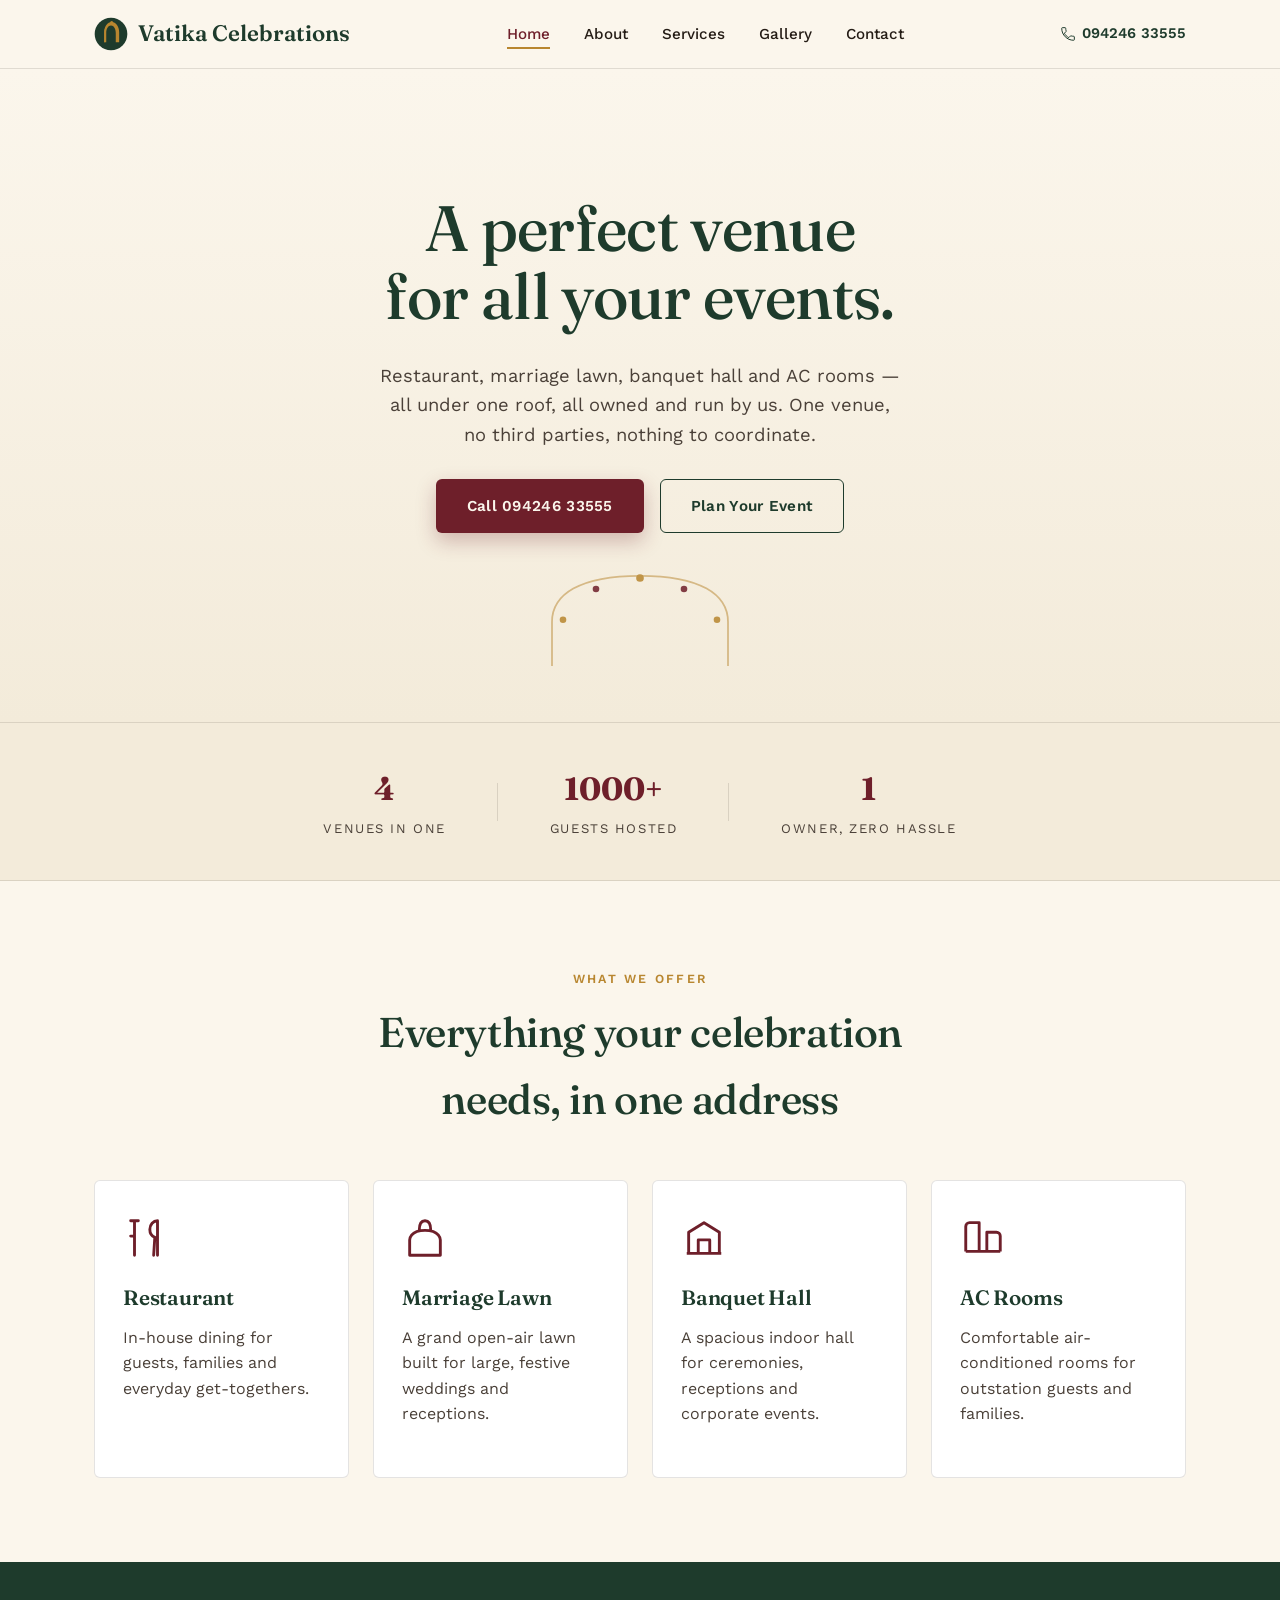
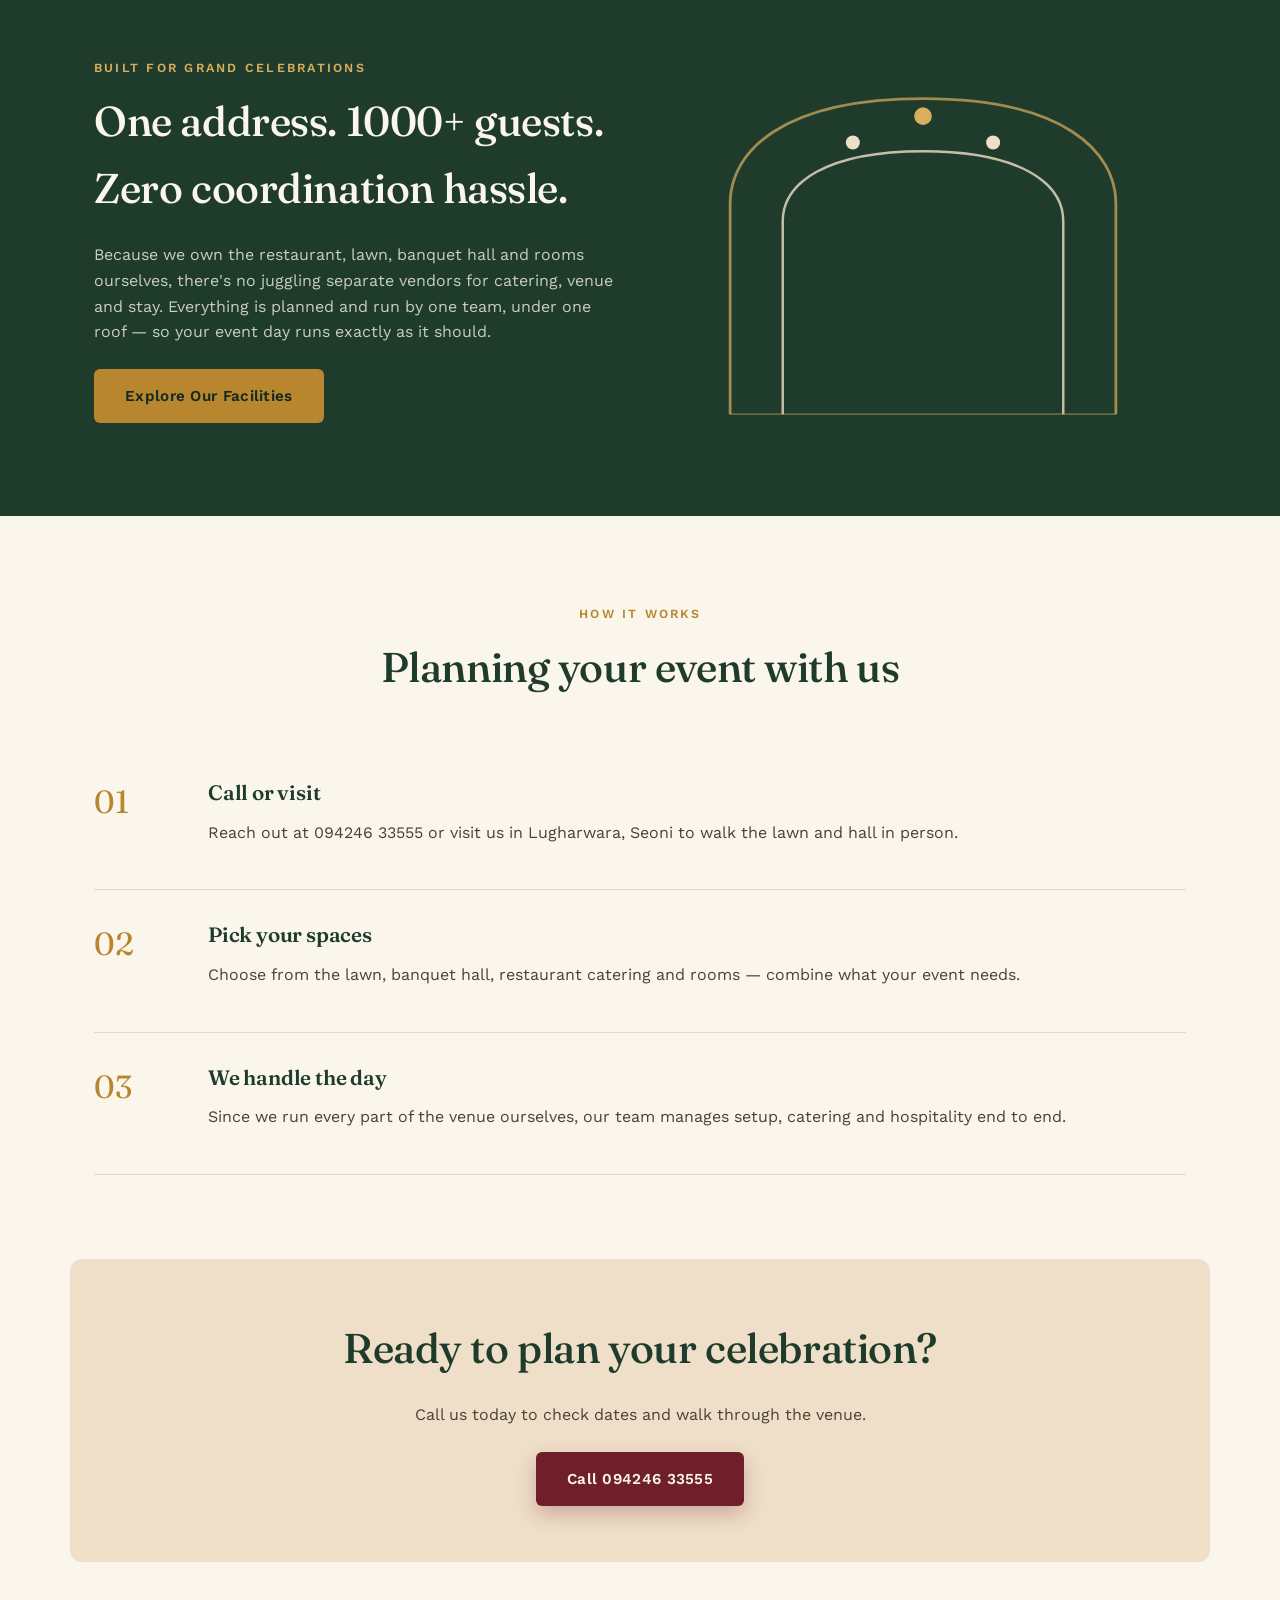
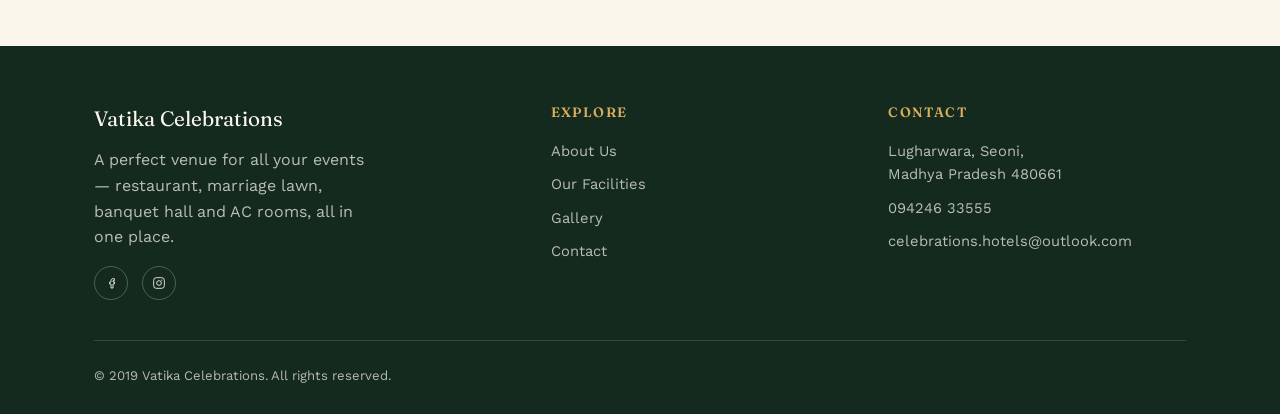
<file: index.html>
<!DOCTYPE html>
<html lang="en">
<head>
<meta charset="UTF-8">
<meta name="viewport" content="width=device-width, initial-scale=1.0">
<title>Vatika Celebrations | Marriage Lawn &amp; Banquet Venue</title>
<meta name="description" content="Vatika Celebrations — restaurant, marriage lawn, banquet hall &amp; AC rooms, all under one roof. A perfect venue for all your events.">
<link rel="preconnect" href="https://fonts.googleapis.com">
<link href="https://fonts.googleapis.com/css2?family=Fraunces:wght@400;500;600&family=Work+Sans:wght@400;500;600;700&display=swap" rel="stylesheet">
<link rel="icon" type="image/svg+xml" href="images/favicon-mark.svg">
<link rel="icon" type="image/png" sizes="32x32" href="images/favicon-32.png">
<link rel="icon" type="image/png" sizes="16x16" href="images/favicon-16.png">
<link rel="apple-touch-icon" sizes="180x180" href="images/apple-touch-icon.png">
<link rel="shortcut icon" href="images/favicon.ico">
<link rel="stylesheet" href="css/style.css">
</head>
<body>

<header class="site-header">
  <div class="nav-wrap">
    <a href="index.html" class="brand">
<img src="images/favicon-mark.svg" alt="Vatika Celebrations logo" width="34" height="34">
      Vatika Celebrations
    </a>
    <nav>
      <ul class="nav-links">
        <li><a href="index.html" class="active">Home</a></li>
        <li><a href="about.html">About</a></li>
        <li><a href="services.html">Services</a></li>
        <li><a href="gallery.html">Gallery</a></li>
        <li><a href="contact.html">Contact</a></li>
      </ul>
    </nav>
    <div class="nav-cta">
      <a href="tel:+919424633555" class="nav-phone">
        <svg width="16" height="16" viewBox="0 0 24 24" fill="none"><path d="M6.6 10.8C8.1 13.8 10.2 15.9 13.2 17.4L15.5 15.1C15.8 14.8 16.2 14.7 16.6 14.8C17.8 15.2 19.1 15.4 20.5 15.4C21.1 15.4 21.5 15.8 21.5 16.4V20.4C21.5 21 21.1 21.4 20.5 21.4C10.6 21.4 2.6 13.4 2.6 3.5C2.6 2.9 3 2.5 3.6 2.5H7.6C8.2 2.5 8.6 2.9 8.6 3.5C8.6 4.9 8.8 6.2 9.2 7.4C9.3 7.8 9.2 8.2 8.9 8.5L6.6 10.8Z" stroke="#1E3B2C" stroke-width="1.5"/></svg>
        094246 33555
      </a>
      <button class="nav-toggle" aria-label="Menu"><span></span><span></span><span></span></button>
    </div>
  </div>
</header>

<section class="hero">
  <div class="hero-inner">
    <span class="eyebrow"></span>
    <h1>A perfect venue<br>for all your events.</h1>
    <p style="font-size:1.15rem; max-width:520px; margin:20px auto 0;">Restaurant, marriage lawn, banquet hall and AC rooms — all under one roof, all owned and run by us. One venue, no third parties, nothing to coordinate.</p>
    <div class="hero-actions">
      <a href="tel:+919424633555" class="btn btn-primary">Call 094246 33555</a>
      <a href="contact.html" class="btn btn-outline">Plan Your Event</a>
    </div>
    <svg class="hero-motif" viewBox="0 0 200 90" fill="none" xmlns="http://www.w3.org/2000/svg">
      <path d="M20 90V50C20 25 45 8 100 8C155 8 180 25 180 50V90" stroke="#B8862F" stroke-width="1.6" opacity="0.6"/>
      <circle cx="100" cy="10" r="3.5" fill="#B8862F"/>
      <circle cx="60" cy="20" r="3" fill="#6E1F2A"/>
      <circle cx="140" cy="20" r="3" fill="#6E1F2A"/>
      <circle cx="30" cy="48" r="3" fill="#B8862F"/>
      <circle cx="170" cy="48" r="3" fill="#B8862F"/>
    </svg>
  </div>
</section>

<section class="stats-band">
  <div class="container hero-facts">
    <div class="hero-fact"><strong>4</strong><span>Venues in one</span></div>
    <div class="hero-fact"><strong>1000+</strong><span>Guests hosted</span></div>
    <div class="hero-fact"><strong>1</strong><span>Owner, zero hassle</span></div>
  </div>
</section>

<section>
  <div class="container">
    <div class="section-head center">
      <span class="eyebrow">What We Offer</span>
      <h2>Everything your celebration needs, in one address</h2>
    </div>
    <div class="grid-4">
      <div class="facility-card">
        <svg class="facility-icon" viewBox="0 0 24 24" fill="none"><path d="M6 3V11M6 3H4M6 3H8M6 11V21M6 11H4M18 3V21M18 3C15.8 3 14 5 14 7.5C14 9.4 15.1 11 16.6 11.7L16 21" stroke="currentColor" stroke-width="1.5" stroke-linecap="round"/></svg>
        <h3>Restaurant</h3>
        <p>In-house dining for guests, families and everyday get-togethers.</p>
      </div>
      <div class="facility-card">
        <svg class="facility-icon" viewBox="0 0 24 24" fill="none"><path d="M4 21V13C4 13 4 8 12 8C20 8 20 13 20 13V21M4 21H20M9 8C9 5 10 3 12 3C14 3 15 5 15 8" stroke="currentColor" stroke-width="1.5" stroke-linecap="round" stroke-linejoin="round"/></svg>
        <h3>Marriage Lawn</h3>
        <p>A grand open-air lawn built for large, festive weddings and receptions.</p>
      </div>
      <div class="facility-card">
        <svg class="facility-icon" viewBox="0 0 24 24" fill="none"><path d="M3 20H21M4 20V9L12 4L20 9V20M9 20V13H15V20" stroke="currentColor" stroke-width="1.5" stroke-linejoin="round"/></svg>
        <h3>Banquet Hall</h3>
        <p>A spacious indoor hall for ceremonies, receptions and corporate events.</p>
      </div>
      <div class="facility-card">
        <svg class="facility-icon" viewBox="0 0 24 24" fill="none"><path d="M3 19V6C3 4.9 3.9 4 5 4H10V19M3 19H21M3 19V17M14 19V9H19C20.1 9 21 9.9 21 11V19M14 9V19" stroke="currentColor" stroke-width="1.5" stroke-linejoin="round"/></svg>
        <h3>AC Rooms</h3>
        <p>Comfortable air-conditioned rooms for outstation guests and families.</p>
      </div>
    </div>
  </div>
</section>

<section class="band">
  <div class="container grid-2" style="align-items:center;">
    <div>
      <span class="eyebrow">Built for Grand Celebrations</span>
      <h2>One address. 1000+ guests. Zero coordination hassle.</h2>
      <p>Because we own the restaurant, lawn, banquet hall and rooms ourselves, there's no juggling separate vendors for catering, venue and stay. Everything is planned and run by one team, under one roof — so your event day runs exactly as it should.</p>
      <a href="services.html" class="btn btn-gold" style="margin-top:8px;">Explore Our Facilities</a>
    </div>
    <svg viewBox="0 0 300 220" fill="none" xmlns="http://www.w3.org/2000/svg">
      <path d="M40 210V90C40 60 70 30 150 30C230 30 260 60 260 90V210" stroke="#D9AE5C" stroke-width="1.6" opacity="0.7"/>
      <path d="M70 210V100C70 78 95 60 150 60C205 60 230 78 230 100V210" stroke="#EFDFC8" stroke-width="1.4" opacity="0.8"/>
      <circle cx="150" cy="40" r="5" fill="#D9AE5C"/>
      <circle cx="110" cy="55" r="4" fill="#EFDFC8"/>
      <circle cx="190" cy="55" r="4" fill="#EFDFC8"/>
      <line x1="40" y1="210" x2="260" y2="210" stroke="#D9AE5C" stroke-width="1" opacity="0.4"/>
    </svg>
  </div>
</section>

<section>
  <div class="container">
    <div class="section-head center">
      <span class="eyebrow">How It Works</span>
      <h2>Planning your event with us</h2>
    </div>
    <div class="process-list">
      <div class="process-item">
        <div class="num">01</div>
        <div><h3>Call or visit</h3><p>Reach out at 094246 33555 or visit us in Lugharwara, Seoni to walk the lawn and hall in person.</p></div>
      </div>
      <div class="process-item">
        <div class="num">02</div>
        <div><h3>Pick your spaces</h3><p>Choose from the lawn, banquet hall, restaurant catering and rooms — combine what your event needs.</p></div>
      </div>
      <div class="process-item">
        <div class="num">03</div>
        <div><h3>We handle the day</h3><p>Since we run every part of the venue ourselves, our team manages setup, catering and hospitality end to end.</p></div>
      </div>
    </div>
  </div>
</section>

<section style="padding-top:0;">
  <div class="container text-center" style="background:var(--blush); border-radius:12px; padding:56px 24px;">
    <h2 class="mt-0">Ready to plan your celebration?</h2>
    <p style="max-width:480px; margin:0 auto 24px;">Call us today to check dates and walk through the venue.</p>
    <a href="tel:+919424633555" class="btn btn-primary">Call 094246 33555</a>
  </div>
</section>

<footer class="site-footer">
  <div class="container">
    <div class="footer-top">
      <div>
        <div class="footer-brand">Vatika Celebrations</div>
        <p style="max-width:280px;">A perfect venue for all your events — restaurant, marriage lawn, banquet hall and AC rooms, all in one place.</p>
        <div class="social-row">
          <a href="https://www.facebook.com/vatikacelebrations/" target="_blank" rel="noopener" aria-label="Facebook"><svg viewBox="0 0 24 24" fill="none"><path d="M15 8.5H17V5.5H15C13.3 5.5 12 6.8 12 8.5V10.5H10V13.5H12V19.5H15V13.5H17L17.5 10.5H15V8.5Z" stroke="#FBF6EC" stroke-width="1.3"/></svg></a>
          <a href="https://www.instagram.com/vatikacelebration/" target="_blank" rel="noopener" aria-label="Instagram"><svg viewBox="0 0 24 24" fill="none"><rect x="4" y="4" width="16" height="16" rx="4" stroke="#FBF6EC" stroke-width="1.3"/><circle cx="12" cy="12" r="3.5" stroke="#FBF6EC" stroke-width="1.3"/><circle cx="16.3" cy="7.7" r="0.8" fill="#FBF6EC"/></svg></a>
        </div>
      </div>
      <div class="footer-col">
        <h4>Explore</h4>
        <ul>
          <li><a href="about.html">About Us</a></li>
          <li><a href="services.html">Our Facilities</a></li>
          <li><a href="gallery.html">Gallery</a></li>
          <li><a href="contact.html">Contact</a></li>
        </ul>
      </div>
      <div class="footer-col">
        <h4>Contact</h4>
        <ul>
          <li>Lugharwara, Seoni,<br>Madhya Pradesh 480661</li>
          <li><a href="tel:+919424633555">094246 33555</a></li>
          <li><a href="mailto:celebrations.hotels@outlook.com">celebrations.hotels@outlook.com</a></li>
        </ul>
      </div>
    </div>
    <div class="footer-bottom">
      <span>© 2019 Vatika Celebrations. All rights reserved.</span>
    </div>
  </div>
</footer>

<script src="js/main.js"></script>
</body>
</html>
</file>
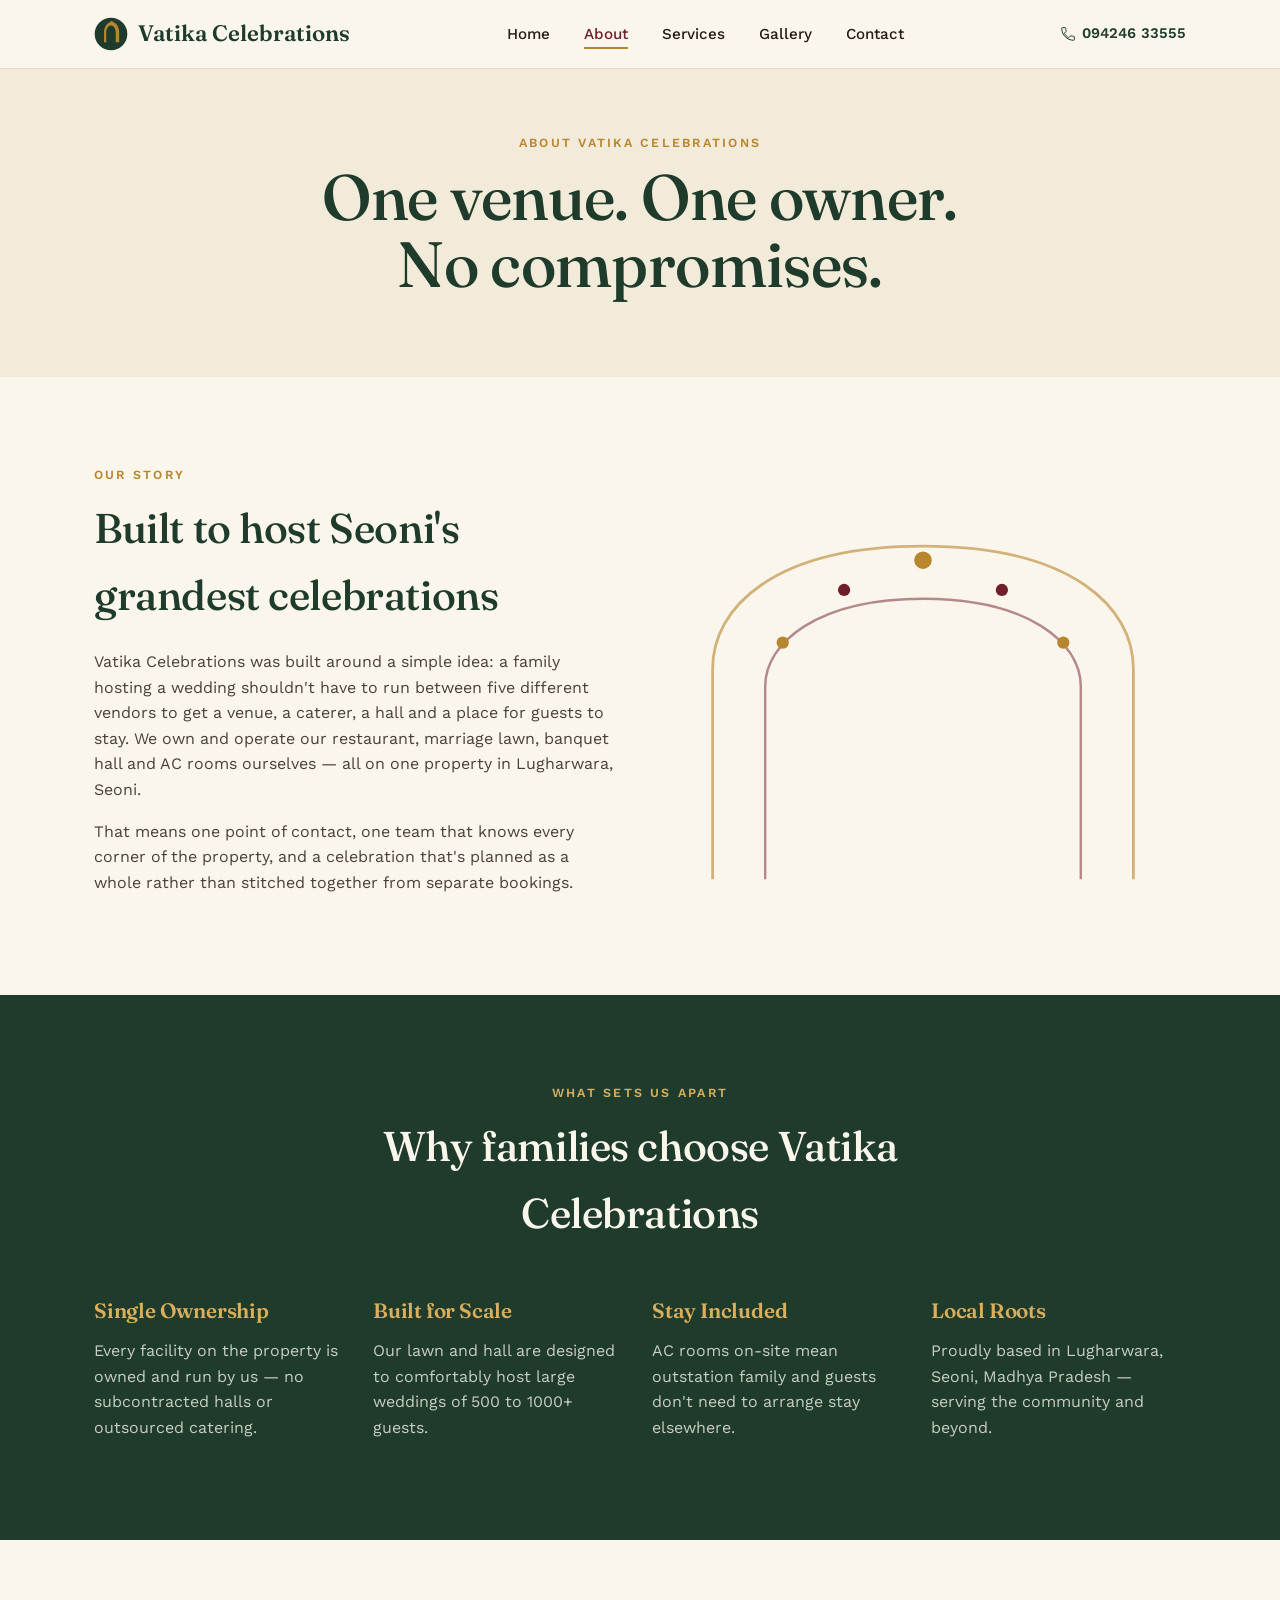
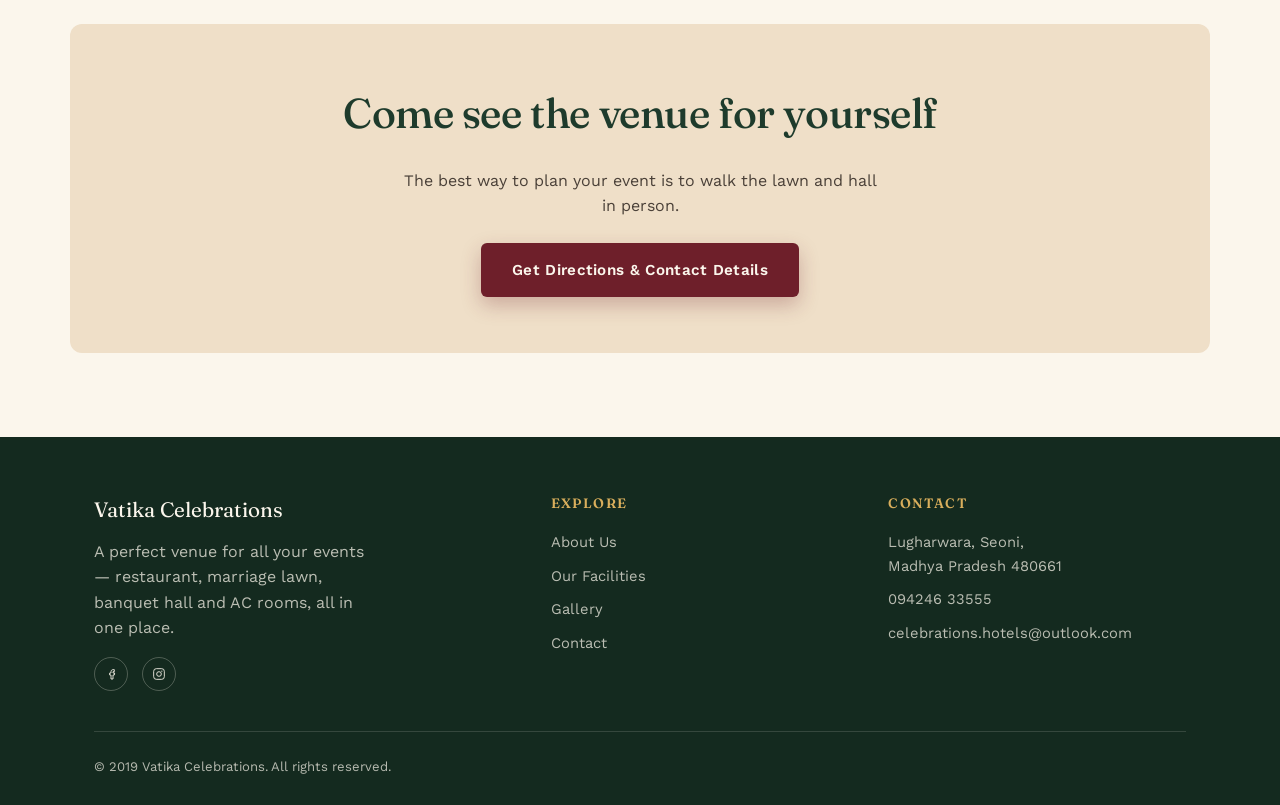
<file: about.html>
<!DOCTYPE html>
<html lang="en">
<head>
<meta charset="UTF-8">
<meta name="viewport" content="width=device-width, initial-scale=1.0">
<title>About Us | Vatika Celebrations</title>
<meta name="description" content="Vatika Celebrations in Seoni, Madhya Pradesh — a single-owner venue with a restaurant, marriage lawn, banquet hall and AC rooms, built for grand celebrations.">
<link rel="preconnect" href="https://fonts.googleapis.com">
<link href="https://fonts.googleapis.com/css2?family=Fraunces:wght@400;500;600&family=Work+Sans:wght@400;500;600;700&display=swap" rel="stylesheet">
<link rel="icon" type="image/svg+xml" href="images/favicon-mark.svg">
<link rel="icon" type="image/png" sizes="32x32" href="images/favicon-32.png">
<link rel="icon" type="image/png" sizes="16x16" href="images/favicon-16.png">
<link rel="apple-touch-icon" sizes="180x180" href="images/apple-touch-icon.png">
<link rel="shortcut icon" href="images/favicon.ico">
<link rel="stylesheet" href="css/style.css">
</head>
<body>

<header class="site-header">
  <div class="nav-wrap">
    <a href="index.html" class="brand">
<img src="images/favicon-mark.svg" alt="Vatika Celebrations logo" width="34" height="34">
      Vatika Celebrations
    </a>
    <nav>
      <ul class="nav-links">
        <li><a href="index.html">Home</a></li>
        <li><a href="about.html" class="active">About</a></li>
        <li><a href="services.html">Services</a></li>
        <li><a href="gallery.html">Gallery</a></li>
        <li><a href="contact.html">Contact</a></li>
      </ul>
    </nav>
    <div class="nav-cta">
      <a href="tel:+919424633555" class="nav-phone">
        <svg width="16" height="16" viewBox="0 0 24 24" fill="none"><path d="M6.6 10.8C8.1 13.8 10.2 15.9 13.2 17.4L15.5 15.1C15.8 14.8 16.2 14.7 16.6 14.8C17.8 15.2 19.1 15.4 20.5 15.4C21.1 15.4 21.5 15.8 21.5 16.4V20.4C21.5 21 21.1 21.4 20.5 21.4C10.6 21.4 2.6 13.4 2.6 3.5C2.6 2.9 3 2.5 3.6 2.5H7.6C8.2 2.5 8.6 2.9 8.6 3.5C8.6 4.9 8.8 6.2 9.2 7.4C9.3 7.8 9.2 8.2 8.9 8.5L6.6 10.8Z" stroke="#1E3B2C" stroke-width="1.5"/></svg>
        094246 33555
      </a>
      <button class="nav-toggle" aria-label="Menu"><span></span><span></span><span></span></button>
    </div>
  </div>
</header>

<section class="page-hero">
  <div class="container">
    <span class="eyebrow">About Vatika Celebrations</span>
    <h1>One venue. One owner. <br>No compromises.</h1>
  </div>
</section>

<section>
  <div class="container grid-2" style="align-items:center;">
    <div>
      <span class="eyebrow">Our Story</span>
      <h2>Built to host Seoni's grandest celebrations</h2>
      <p>Vatika Celebrations was built around a simple idea: a family hosting a wedding shouldn't have to run between five different vendors to get a venue, a caterer, a hall and a place for guests to stay. We own and operate our restaurant, marriage lawn, banquet hall and AC rooms ourselves — all on one property in Lugharwara, Seoni.</p>
      <p>That means one point of contact, one team that knows every corner of the property, and a celebration that's planned as a whole rather than stitched together from separate bookings.</p>
    </div>
    <svg viewBox="0 0 300 240" fill="none" xmlns="http://www.w3.org/2000/svg">
      <path d="M30 230V110C30 75 65 40 150 40C235 40 270 75 270 110V230" stroke="#B8862F" stroke-width="1.6" opacity="0.6"/>
      <path d="M60 230V120C60 95 90 70 150 70C210 70 240 95 240 120V230" stroke="#6E1F2A" stroke-width="1.4" opacity="0.5"/>
      <circle cx="150" cy="48" r="5" fill="#B8862F"/>
      <circle cx="105" cy="65" r="3.5" fill="#6E1F2A"/>
      <circle cx="195" cy="65" r="3.5" fill="#6E1F2A"/>
      <circle cx="70" cy="95" r="3.5" fill="#B8862F"/>
      <circle cx="230" cy="95" r="3.5" fill="#B8862F"/>
    </svg>
  </div>
</section>

<section class="band">
  <div class="container">
    <div class="section-head center">
      <span class="eyebrow">What Sets Us Apart</span>
      <h2>Why families choose Vatika Celebrations</h2>
    </div>
    <div class="grid-4">
      <div>
        <h3 style="color:var(--gold-light);">Single Ownership</h3>
        <p>Every facility on the property is owned and run by us — no subcontracted halls or outsourced catering.</p>
      </div>
      <div>
        <h3 style="color:var(--gold-light);">Built for Scale</h3>
        <p>Our lawn and hall are designed to comfortably host large weddings of 500 to 1000+ guests.</p>
      </div>
      <div>
        <h3 style="color:var(--gold-light);">Stay Included</h3>
        <p>AC rooms on-site mean outstation family and guests don't need to arrange stay elsewhere.</p>
      </div>
      <div>
        <h3 style="color:var(--gold-light);">Local Roots</h3>
        <p>Proudly based in Lugharwara, Seoni, Madhya Pradesh — serving the community and beyond.</p>
      </div>
    </div>
  </div>
</section>

<section>
  <div class="container text-center" style="background:var(--blush); border-radius:12px; padding:56px 24px;">
    <h2 class="mt-0">Come see the venue for yourself</h2>
    <p style="max-width:480px; margin:0 auto 24px;">The best way to plan your event is to walk the lawn and hall in person.</p>
    <a href="contact.html" class="btn btn-primary">Get Directions &amp; Contact Details</a>
  </div>
</section>

<footer class="site-footer">
  <div class="container">
    <div class="footer-top">
      <div>
        <div class="footer-brand">Vatika Celebrations</div>
        <p style="max-width:280px;">A perfect venue for all your events — restaurant, marriage lawn, banquet hall and AC rooms, all in one place.</p>
        <div class="social-row">
          <a href="https://www.facebook.com/vatikacelebrations/" target="_blank" rel="noopener" aria-label="Facebook"><svg viewBox="0 0 24 24" fill="none"><path d="M15 8.5H17V5.5H15C13.3 5.5 12 6.8 12 8.5V10.5H10V13.5H12V19.5H15V13.5H17L17.5 10.5H15V8.5Z" stroke="#FBF6EC" stroke-width="1.3"/></svg></a>
          <a href="https://www.instagram.com/vatikacelebration/" target="_blank" rel="noopener" aria-label="Instagram"><svg viewBox="0 0 24 24" fill="none"><rect x="4" y="4" width="16" height="16" rx="4" stroke="#FBF6EC" stroke-width="1.3"/><circle cx="12" cy="12" r="3.5" stroke="#FBF6EC" stroke-width="1.3"/><circle cx="16.3" cy="7.7" r="0.8" fill="#FBF6EC"/></svg></a>
        </div>
      </div>
      <div class="footer-col">
        <h4>Explore</h4>
        <ul>
          <li><a href="about.html">About Us</a></li>
          <li><a href="services.html">Our Facilities</a></li>
          <li><a href="gallery.html">Gallery</a></li>
          <li><a href="contact.html">Contact</a></li>
        </ul>
      </div>
      <div class="footer-col">
        <h4>Contact</h4>
        <ul>
          <li>Lugharwara, Seoni,<br>Madhya Pradesh 480661</li>
          <li><a href="tel:+919424633555">094246 33555</a></li>
          <li><a href="mailto:celebrations.hotels@outlook.com">celebrations.hotels@outlook.com</a></li>
        </ul>
      </div>
    </div>
    <div class="footer-bottom">
      <span>© 2019 Vatika Celebrations. All rights reserved.</span>
    </div>
  </div>
</footer>

<script src="js/main.js"></script>
</body>
</html>
</file>
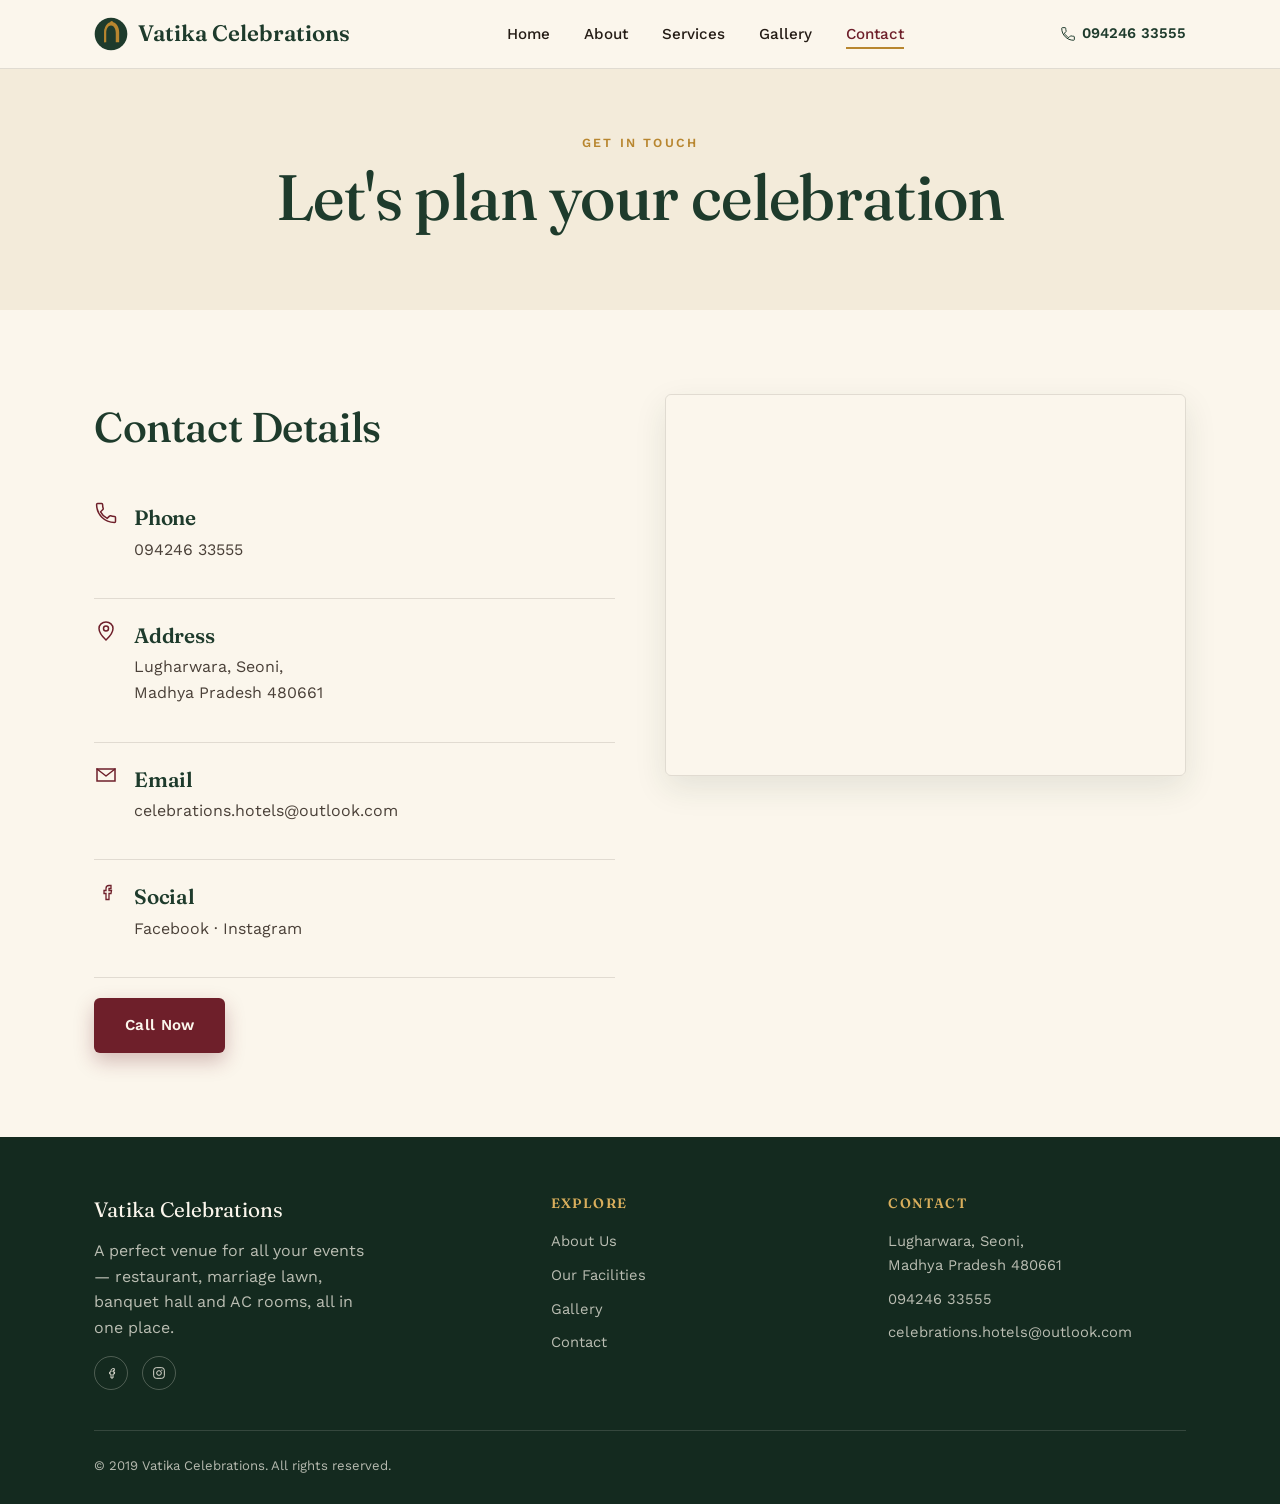
<file: contact.html>
<!DOCTYPE html>
<html lang="en">
<head>
<meta charset="UTF-8">
<meta name="viewport" content="width=device-width, initial-scale=1.0">
<title>Contact Us | Vatika Celebrations</title>
<meta name="description" content="Contact Vatika Celebrations in Lugharwara, Seoni, Madhya Pradesh. Call 094246 33555 to check availability for your event.">
<link rel="preconnect" href="https://fonts.googleapis.com">
<link href="https://fonts.googleapis.com/css2?family=Fraunces:wght@400;500;600&family=Work+Sans:wght@400;500;600;700&display=swap" rel="stylesheet">
<link rel="icon" type="image/svg+xml" href="images/favicon-mark.svg">
<link rel="icon" type="image/png" sizes="32x32" href="images/favicon-32.png">
<link rel="icon" type="image/png" sizes="16x16" href="images/favicon-16.png">
<link rel="apple-touch-icon" sizes="180x180" href="images/apple-touch-icon.png">
<link rel="shortcut icon" href="images/favicon.ico">
<link rel="stylesheet" href="css/style.css">
</head>
<body>

<header class="site-header">
  <div class="nav-wrap">
    <a href="index.html" class="brand">
<img src="images/favicon-mark.svg" alt="Vatika Celebrations logo" width="34" height="34">
      Vatika Celebrations
    </a>
    <nav>
      <ul class="nav-links">
        <li><a href="index.html">Home</a></li>
        <li><a href="about.html">About</a></li>
        <li><a href="services.html">Services</a></li>
        <li><a href="gallery.html">Gallery</a></li>
        <li><a href="contact.html" class="active">Contact</a></li>
      </ul>
    </nav>
    <div class="nav-cta">
      <a href="tel:+919424633555" class="nav-phone">
        <svg width="16" height="16" viewBox="0 0 24 24" fill="none"><path d="M6.6 10.8C8.1 13.8 10.2 15.9 13.2 17.4L15.5 15.1C15.8 14.8 16.2 14.7 16.6 14.8C17.8 15.2 19.1 15.4 20.5 15.4C21.1 15.4 21.5 15.8 21.5 16.4V20.4C21.5 21 21.1 21.4 20.5 21.4C10.6 21.4 2.6 13.4 2.6 3.5C2.6 2.9 3 2.5 3.6 2.5H7.6C8.2 2.5 8.6 2.9 8.6 3.5C8.6 4.9 8.8 6.2 9.2 7.4C9.3 7.8 9.2 8.2 8.9 8.5L6.6 10.8Z" stroke="#1E3B2C" stroke-width="1.5"/></svg>
        094246 33555
      </a>
      <button class="nav-toggle" aria-label="Menu"><span></span><span></span><span></span></button>
    </div>
  </div>
</header>

<section class="page-hero">
  <div class="container">
    <span class="eyebrow">Get In Touch</span>
    <h1>Let's plan your celebration</h1>
  </div>
</section>

<section>
  <div class="container contact-grid">
    <div>
      <h2 class="mt-0">Contact Details</h2>
      <div class="contact-info-item">
        <svg viewBox="0 0 24 24" fill="none"><path d="M6.6 10.8C8.1 13.8 10.2 15.9 13.2 17.4L15.5 15.1C15.8 14.8 16.2 14.7 16.6 14.8C17.8 15.2 19.1 15.4 20.5 15.4C21.1 15.4 21.5 15.8 21.5 16.4V20.4C21.5 21 21.1 21.4 20.5 21.4C10.6 21.4 2.6 13.4 2.6 3.5C2.6 2.9 3 2.5 3.6 2.5H7.6C8.2 2.5 8.6 2.9 8.6 3.5C8.6 4.9 8.8 6.2 9.2 7.4C9.3 7.8 9.2 8.2 8.9 8.5L6.6 10.8Z" stroke="currentColor" stroke-width="1.5"/></svg>
        <div>
          <h3 style="margin-bottom:2px;">Phone</h3>
          <p><a href="tel:+919424633555">094246 33555</a></p>
        </div>
      </div>
      <div class="contact-info-item">
        <svg viewBox="0 0 24 24" fill="none"><path d="M12 21C12 21 19 14.5 19 9.5C19 5.9 15.9 3 12 3C8.1 3 5 5.9 5 9.5C5 14.5 12 21 12 21Z" stroke="currentColor" stroke-width="1.5"/><circle cx="12" cy="9.5" r="2.5" stroke="currentColor" stroke-width="1.5"/></svg>
        <div>
          <h3 style="margin-bottom:2px;">Address</h3>
          <p>Lugharwara, Seoni,<br>Madhya Pradesh 480661</p>
        </div>
      </div>
      <div class="contact-info-item">
        <svg viewBox="0 0 24 24" fill="none"><path d="M3 6H21V18H3V6Z" stroke="currentColor" stroke-width="1.5"/><path d="M3 6L12 13L21 6" stroke="currentColor" stroke-width="1.5" stroke-linecap="round" stroke-linejoin="round"/></svg>
        <div>
          <h3 style="margin-bottom:2px;">Email</h3>
          <p><a href="mailto:celebrations.hotels@outlook.com">celebrations.hotels@outlook.com</a></p>
        </div>
      </div>
      <div class="contact-info-item">
        <svg viewBox="0 0 24 24" fill="none"><path d="M15 8.5H17V5.5H15C13.3 5.5 12 6.8 12 8.5V10.5H10V13.5H12V19.5H15V13.5H17L17.5 10.5H15V8.5Z" stroke="currentColor" stroke-width="1.3"/></svg>
        <div>
          <h3 style="margin-bottom:2px;">Social</h3>
          <p><a href="https://www.facebook.com/vatikacelebrations/" target="_blank" rel="noopener">Facebook</a> &middot; <a href="https://www.instagram.com/vatikacelebration/" target="_blank" rel="noopener">Instagram</a></p>
        </div>
      </div>
      <a href="tel:+919424633555" class="btn btn-primary" style="margin-top:20px;">Call Now</a>
    </div>
    <div class="map-frame">
<iframe
        src="https://www.google.com/maps?q=Vatika+Celebrations,22.128617,79.5399649&z=17&output=embed"
        loading="lazy"
        referrerpolicy="no-referrer-when-downgrade"
        title="Vatika Celebrations location map">
      </iframe>
    </div>
  </div>
</section>

<footer class="site-footer">
  <div class="container">
    <div class="footer-top">
      <div>
        <div class="footer-brand">Vatika Celebrations</div>
        <p style="max-width:280px;">A perfect venue for all your events — restaurant, marriage lawn, banquet hall and AC rooms, all in one place.</p>
        <div class="social-row">
          <a href="https://www.facebook.com/vatikacelebrations/" target="_blank" rel="noopener" aria-label="Facebook"><svg viewBox="0 0 24 24" fill="none"><path d="M15 8.5H17V5.5H15C13.3 5.5 12 6.8 12 8.5V10.5H10V13.5H12V19.5H15V13.5H17L17.5 10.5H15V8.5Z" stroke="#FBF6EC" stroke-width="1.3"/></svg></a>
          <a href="https://www.instagram.com/vatikacelebration/" target="_blank" rel="noopener" aria-label="Instagram"><svg viewBox="0 0 24 24" fill="none"><rect x="4" y="4" width="16" height="16" rx="4" stroke="#FBF6EC" stroke-width="1.3"/><circle cx="12" cy="12" r="3.5" stroke="#FBF6EC" stroke-width="1.3"/><circle cx="16.3" cy="7.7" r="0.8" fill="#FBF6EC"/></svg></a>
        </div>
      </div>
      <div class="footer-col">
        <h4>Explore</h4>
        <ul>
          <li><a href="about.html">About Us</a></li>
          <li><a href="services.html">Our Facilities</a></li>
          <li><a href="gallery.html">Gallery</a></li>
          <li><a href="contact.html">Contact</a></li>
        </ul>
      </div>
      <div class="footer-col">
        <h4>Contact</h4>
        <ul>
          <li>Lugharwara, Seoni,<br>Madhya Pradesh 480661</li>
          <li><a href="tel:+919424633555">094246 33555</a></li>
          <li><a href="mailto:celebrations.hotels@outlook.com">celebrations.hotels@outlook.com</a></li>
        </ul>
      </div>
    </div>
    <div class="footer-bottom">
      <span>© 2019 Vatika Celebrations. All rights reserved.</span>
    </div>
  </div>
</footer>

<script src="js/main.js"></script>
</body>
</html>
</file>
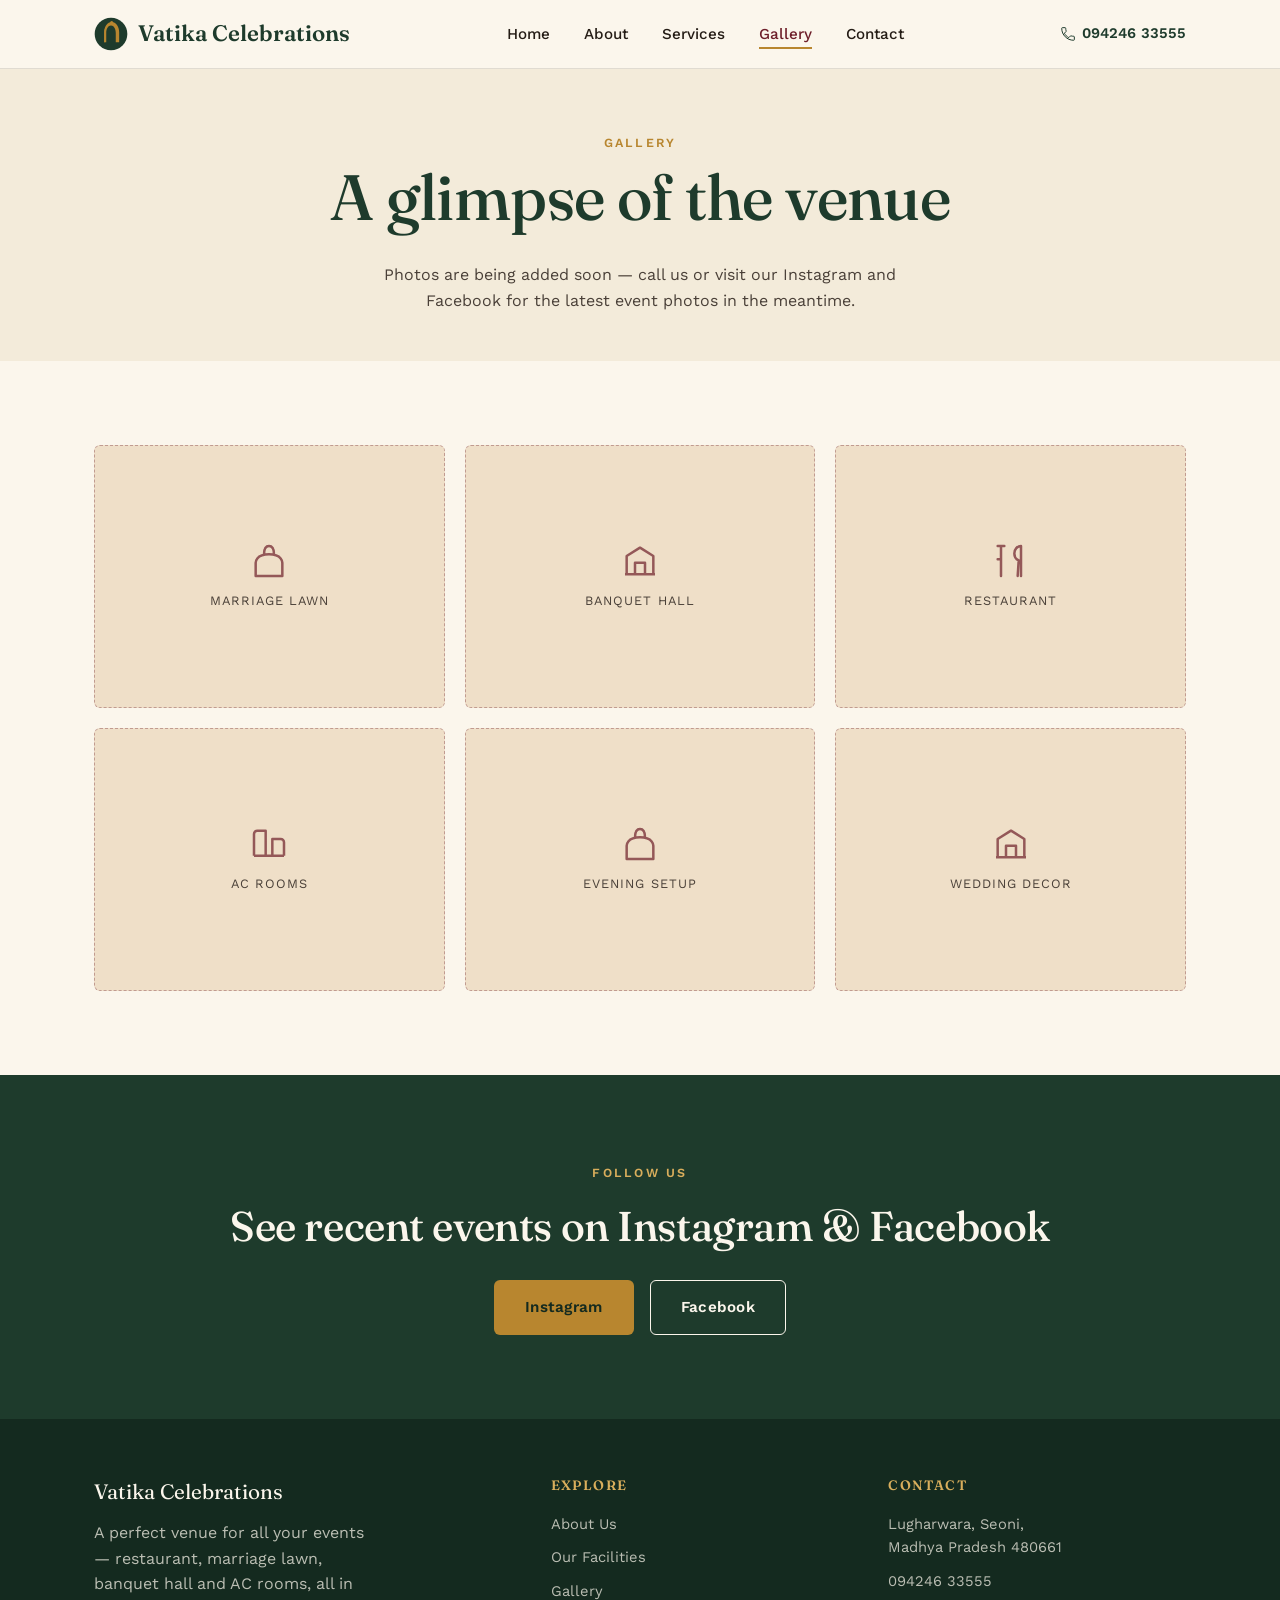
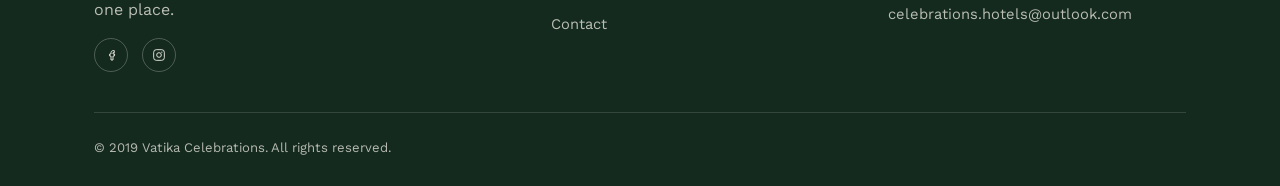
<file: gallery.html>
<!DOCTYPE html>
<html lang="en">
<head>
<meta charset="UTF-8">
<meta name="viewport" content="width=device-width, initial-scale=1.0">
<title>Gallery | Vatika Celebrations</title>
<meta name="description" content="A look at the marriage lawn, banquet hall, restaurant and rooms at Vatika Celebrations, Seoni.">
<link rel="preconnect" href="https://fonts.googleapis.com">
<link href="https://fonts.googleapis.com/css2?family=Fraunces:wght@400;500;600&family=Work+Sans:wght@400;500;600;700&display=swap" rel="stylesheet">
<link rel="icon" type="image/svg+xml" href="images/favicon-mark.svg">
<link rel="icon" type="image/png" sizes="32x32" href="images/favicon-32.png">
<link rel="icon" type="image/png" sizes="16x16" href="images/favicon-16.png">
<link rel="apple-touch-icon" sizes="180x180" href="images/apple-touch-icon.png">
<link rel="shortcut icon" href="images/favicon.ico">
<link rel="stylesheet" href="css/style.css">
</head>
<body>

<header class="site-header">
  <div class="nav-wrap">
    <a href="index.html" class="brand">
<img src="images/favicon-mark.svg" alt="Vatika Celebrations logo" width="34" height="34">
      Vatika Celebrations
    </a>
    <nav>
      <ul class="nav-links">
        <li><a href="index.html">Home</a></li>
        <li><a href="about.html">About</a></li>
        <li><a href="services.html">Services</a></li>
        <li><a href="gallery.html" class="active">Gallery</a></li>
        <li><a href="contact.html">Contact</a></li>
      </ul>
    </nav>
    <div class="nav-cta">
      <a href="tel:+919424633555" class="nav-phone">
        <svg width="16" height="16" viewBox="0 0 24 24" fill="none"><path d="M6.6 10.8C8.1 13.8 10.2 15.9 13.2 17.4L15.5 15.1C15.8 14.8 16.2 14.7 16.6 14.8C17.8 15.2 19.1 15.4 20.5 15.4C21.1 15.4 21.5 15.8 21.5 16.4V20.4C21.5 21 21.1 21.4 20.5 21.4C10.6 21.4 2.6 13.4 2.6 3.5C2.6 2.9 3 2.5 3.6 2.5H7.6C8.2 2.5 8.6 2.9 8.6 3.5C8.6 4.9 8.8 6.2 9.2 7.4C9.3 7.8 9.2 8.2 8.9 8.5L6.6 10.8Z" stroke="#1E3B2C" stroke-width="1.5"/></svg>
        094246 33555
      </a>
      <button class="nav-toggle" aria-label="Menu"><span></span><span></span><span></span></button>
    </div>
  </div>
</header>

<section class="page-hero">
  <div class="container">
    <span class="eyebrow">Gallery</span>
    <h1>A glimpse of the venue</h1>
    <p style="max-width:520px; margin:0 auto;">Photos are being added soon — call us or visit our Instagram and Facebook for the latest event photos in the meantime.</p>
  </div>
</section>

<section>
  <div class="container">
    <div class="gallery-grid">
      <div class="gallery-tile">
        <svg viewBox="0 0 24 24" fill="none"><path d="M4 21V13C4 13 4 8 12 8C20 8 20 13 20 13V21M4 21H20M9 8C9 5 10 3 12 3C14 3 15 5 15 8" stroke="#6E1F2A" stroke-width="1.5" stroke-linecap="round" stroke-linejoin="round"/></svg>
        <span>Marriage Lawn</span>
      </div>
      <div class="gallery-tile">
        <svg viewBox="0 0 24 24" fill="none"><path d="M3 20H21M4 20V9L12 4L20 9V20M9 20V13H15V20" stroke="#6E1F2A" stroke-width="1.5" stroke-linejoin="round"/></svg>
        <span>Banquet Hall</span>
      </div>
      <div class="gallery-tile">
        <svg viewBox="0 0 24 24" fill="none"><path d="M6 3V11M6 3H4M6 3H8M6 11V21M6 11H4M18 3V21M18 3C15.8 3 14 5 14 7.5C14 9.4 15.1 11 16.6 11.7L16 21" stroke="#6E1F2A" stroke-width="1.5" stroke-linecap="round"/></svg>
        <span>Restaurant</span>
      </div>
      <div class="gallery-tile">
        <svg viewBox="0 0 24 24" fill="none"><path d="M3 19V6C3 4.9 3.9 4 5 4H10V19M3 19H21M3 19V17M14 19V9H19C20.1 9 21 9.9 21 11V19M14 9V19" stroke="#6E1F2A" stroke-width="1.5" stroke-linejoin="round"/></svg>
        <span>AC Rooms</span>
      </div>
      <div class="gallery-tile">
        <svg viewBox="0 0 24 24" fill="none"><path d="M4 21V13C4 13 4 8 12 8C20 8 20 13 20 13V21M4 21H20M9 8C9 5 10 3 12 3C14 3 15 5 15 8" stroke="#6E1F2A" stroke-width="1.5" stroke-linecap="round" stroke-linejoin="round"/></svg>
        <span>Evening Setup</span>
      </div>
      <div class="gallery-tile">
        <svg viewBox="0 0 24 24" fill="none"><path d="M3 20H21M4 20V9L12 4L20 9V20M9 20V13H15V20" stroke="#6E1F2A" stroke-width="1.5" stroke-linejoin="round"/></svg>
        <span>Wedding Decor</span>
      </div>
    </div>
  </div>
</section>

<section class="band">
  <div class="container text-center">
    <span class="eyebrow">Follow Us</span>
    <h2>See recent events on Instagram &amp; Facebook</h2>
    <div class="hero-actions" style="margin-top:20px;">
      <a href="https://www.instagram.com/vatikacelebration/" target="_blank" rel="noopener" class="btn btn-gold">Instagram</a>
      <a href="https://www.facebook.com/vatikacelebrations/" target="_blank" rel="noopener" class="btn btn-outline" style="color:var(--ivory); border-color:var(--ivory);">Facebook</a>
    </div>
  </div>
</section>

<footer class="site-footer">
  <div class="container">
    <div class="footer-top">
      <div>
        <div class="footer-brand">Vatika Celebrations</div>
        <p style="max-width:280px;">A perfect venue for all your events — restaurant, marriage lawn, banquet hall and AC rooms, all in one place.</p>
        <div class="social-row">
          <a href="https://www.facebook.com/vatikacelebrations/" target="_blank" rel="noopener" aria-label="Facebook"><svg viewBox="0 0 24 24" fill="none"><path d="M15 8.5H17V5.5H15C13.3 5.5 12 6.8 12 8.5V10.5H10V13.5H12V19.5H15V13.5H17L17.5 10.5H15V8.5Z" stroke="#FBF6EC" stroke-width="1.3"/></svg></a>
          <a href="https://www.instagram.com/vatikacelebration/" target="_blank" rel="noopener" aria-label="Instagram"><svg viewBox="0 0 24 24" fill="none"><rect x="4" y="4" width="16" height="16" rx="4" stroke="#FBF6EC" stroke-width="1.3"/><circle cx="12" cy="12" r="3.5" stroke="#FBF6EC" stroke-width="1.3"/><circle cx="16.3" cy="7.7" r="0.8" fill="#FBF6EC"/></svg></a>
        </div>
      </div>
      <div class="footer-col">
        <h4>Explore</h4>
        <ul>
          <li><a href="about.html">About Us</a></li>
          <li><a href="services.html">Our Facilities</a></li>
          <li><a href="gallery.html">Gallery</a></li>
          <li><a href="contact.html">Contact</a></li>
        </ul>
      </div>
      <div class="footer-col">
        <h4>Contact</h4>
        <ul>
          <li>Lugharwara, Seoni,<br>Madhya Pradesh 480661</li>
          <li><a href="tel:+919424633555">094246 33555</a></li>
          <li><a href="mailto:celebrations.hotels@outlook.com">celebrations.hotels@outlook.com</a></li>
        </ul>
      </div>
    </div>
    <div class="footer-bottom">
      <span>© 2019 Vatika Celebrations. All rights reserved.</span>
    </div>
  </div>
</footer>

<script src="js/main.js"></script>
</body>
</html>
</file>
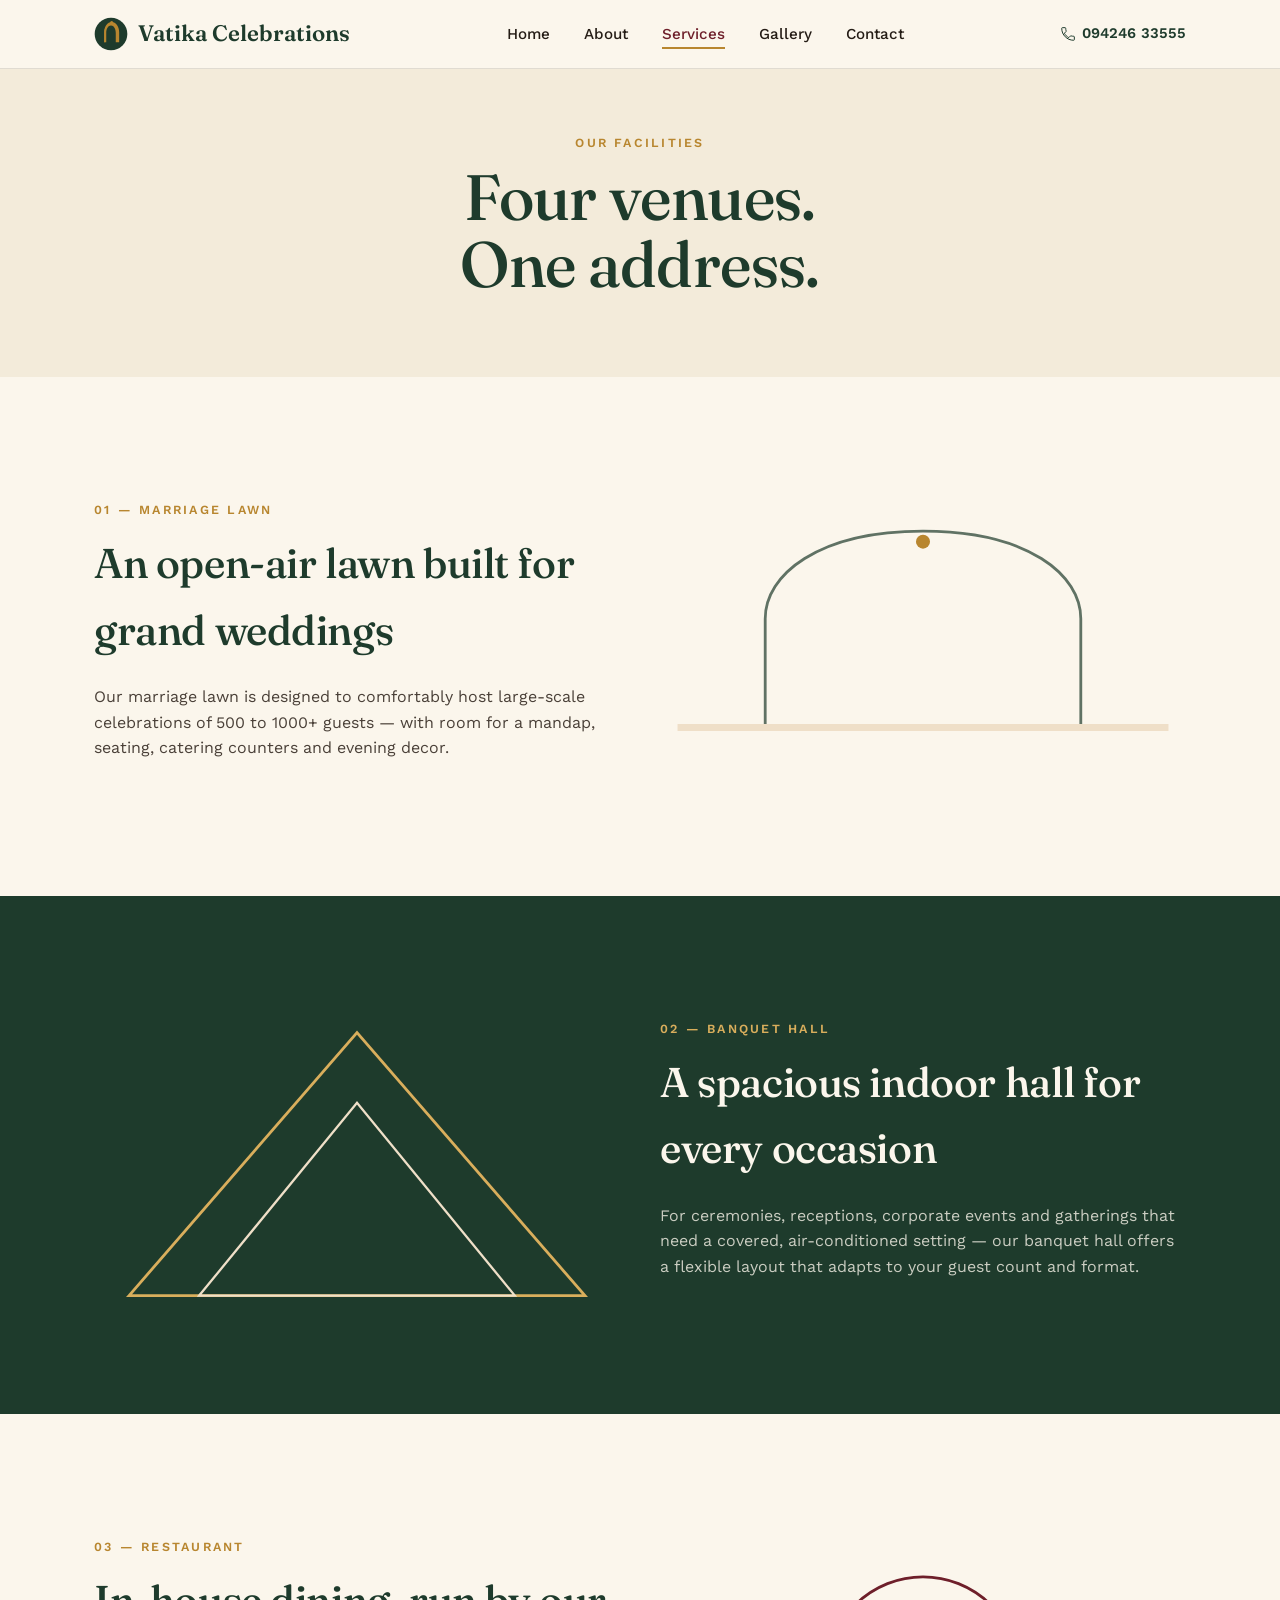
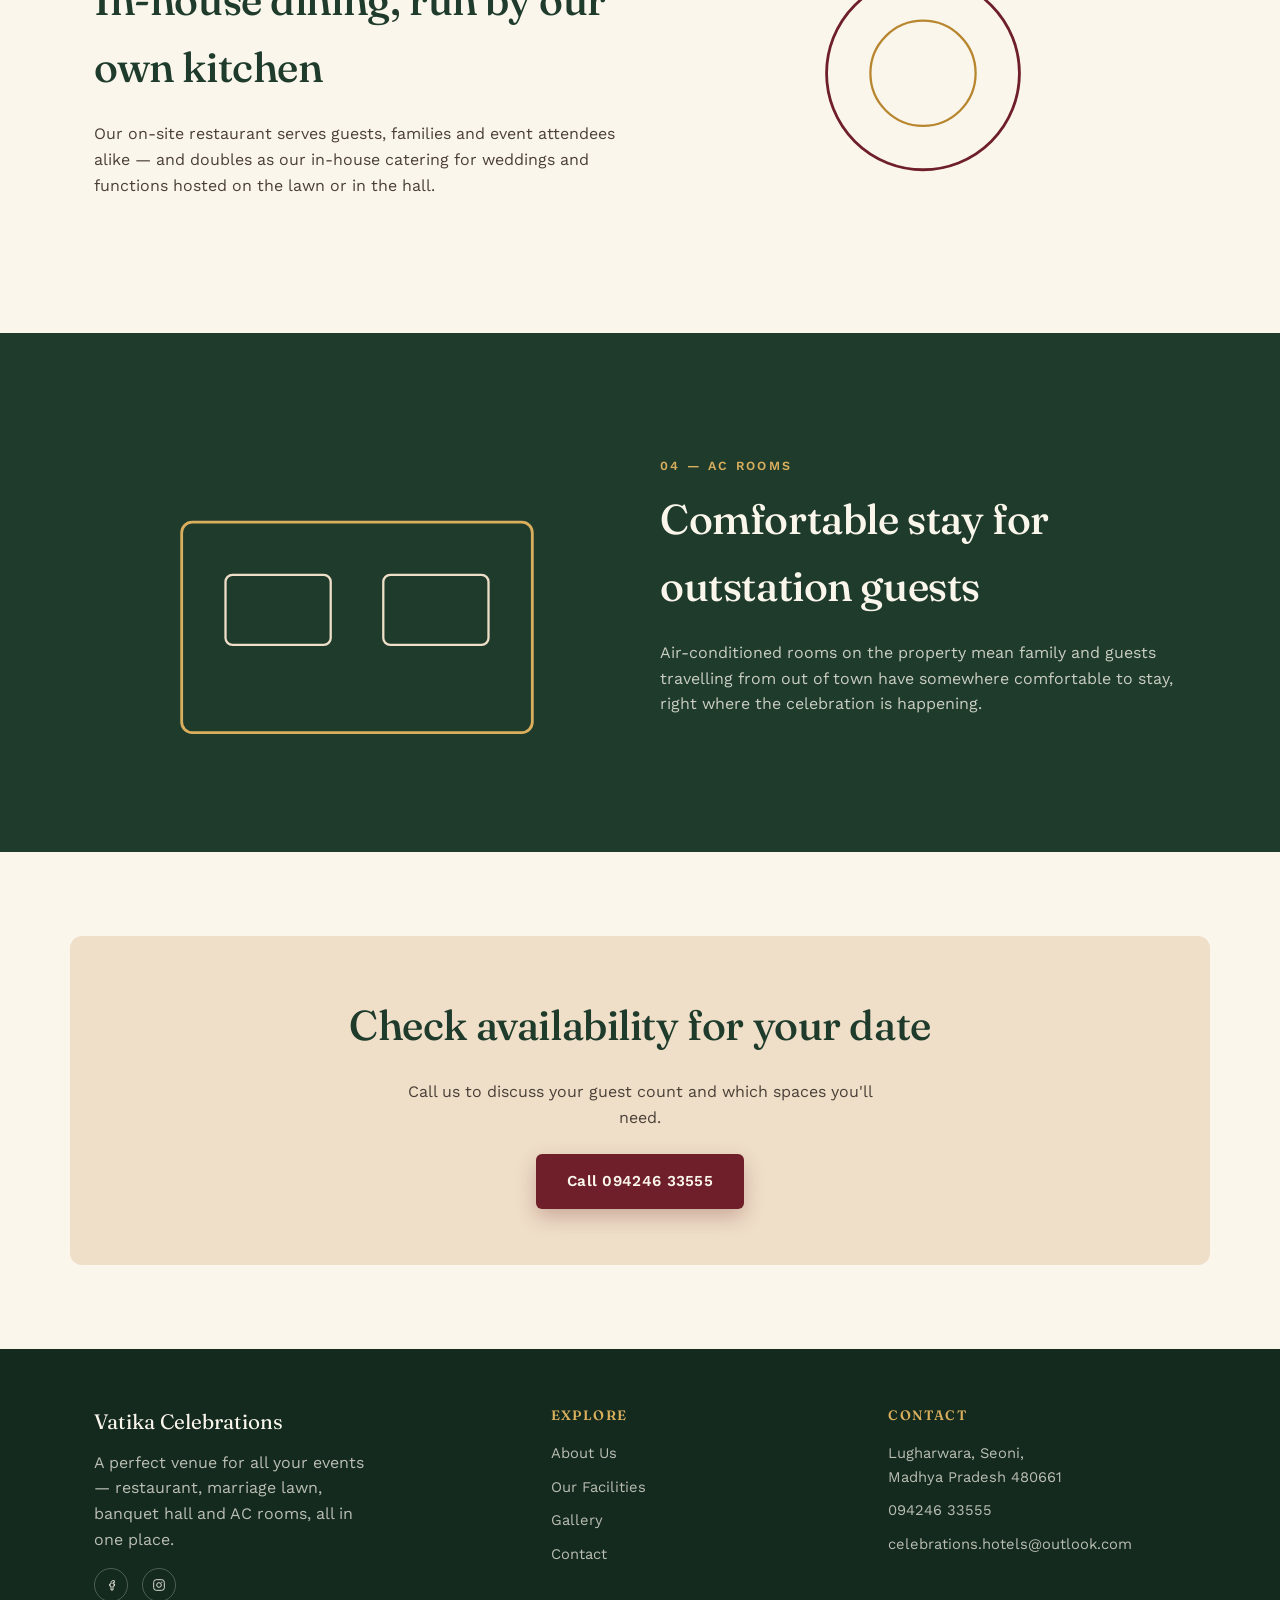
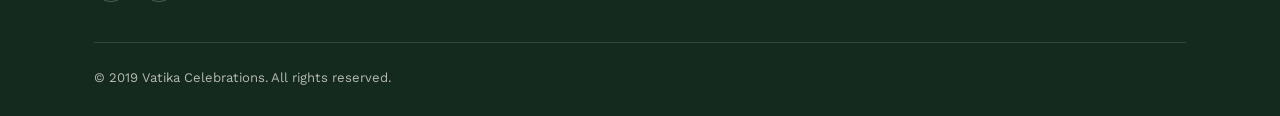
<file: services.html>
<!DOCTYPE html>
<html lang="en">
<head>
<meta charset="UTF-8">
<meta name="viewport" content="width=device-width, initial-scale=1.0">
<title>Our Facilities | Vatika Celebrations</title>
<meta name="description" content="Restaurant, marriage lawn, banquet hall and AC rooms at Vatika Celebrations, Seoni — everything you need for a grand celebration, under one roof.">
<link rel="preconnect" href="https://fonts.googleapis.com">
<link href="https://fonts.googleapis.com/css2?family=Fraunces:wght@400;500;600&family=Work+Sans:wght@400;500;600;700&display=swap" rel="stylesheet">
<link rel="icon" type="image/svg+xml" href="images/favicon-mark.svg">
<link rel="icon" type="image/png" sizes="32x32" href="images/favicon-32.png">
<link rel="icon" type="image/png" sizes="16x16" href="images/favicon-16.png">
<link rel="apple-touch-icon" sizes="180x180" href="images/apple-touch-icon.png">
<link rel="shortcut icon" href="images/favicon.ico">
<link rel="stylesheet" href="css/style.css">
</head>
<body>

<header class="site-header">
  <div class="nav-wrap">
    <a href="index.html" class="brand">
<img src="images/favicon-mark.svg" alt="Vatika Celebrations logo" width="34" height="34">
      Vatika Celebrations
    </a>
    <nav>
      <ul class="nav-links">
        <li><a href="index.html">Home</a></li>
        <li><a href="about.html">About</a></li>
        <li><a href="services.html" class="active">Services</a></li>
        <li><a href="gallery.html">Gallery</a></li>
        <li><a href="contact.html">Contact</a></li>
      </ul>
    </nav>
    <div class="nav-cta">
      <a href="tel:+919424633555" class="nav-phone">
        <svg width="16" height="16" viewBox="0 0 24 24" fill="none"><path d="M6.6 10.8C8.1 13.8 10.2 15.9 13.2 17.4L15.5 15.1C15.8 14.8 16.2 14.7 16.6 14.8C17.8 15.2 19.1 15.4 20.5 15.4C21.1 15.4 21.5 15.8 21.5 16.4V20.4C21.5 21 21.1 21.4 20.5 21.4C10.6 21.4 2.6 13.4 2.6 3.5C2.6 2.9 3 2.5 3.6 2.5H7.6C8.2 2.5 8.6 2.9 8.6 3.5C8.6 4.9 8.8 6.2 9.2 7.4C9.3 7.8 9.2 8.2 8.9 8.5L6.6 10.8Z" stroke="#1E3B2C" stroke-width="1.5"/></svg>
        094246 33555
      </a>
      <button class="nav-toggle" aria-label="Menu"><span></span><span></span><span></span></button>
    </div>
  </div>
</header>

<section class="page-hero">
  <div class="container">
    <span class="eyebrow">Our Facilities</span>
    <h1>Four venues.<br>One address.</h1>
  </div>
</section>

<section>
  <div class="container grid-2" style="align-items:center;">
    <div>
      <span class="eyebrow">01 — Marriage Lawn</span>
      <h2>An open-air lawn built for grand weddings</h2>
      <p>Our marriage lawn is designed to comfortably host large-scale celebrations of 500 to 1000+ guests — with room for a mandap, seating, catering counters and evening decor.</p>
    </div>
    <svg viewBox="0 0 300 200" fill="none"><rect x="10" y="150" width="280" height="4" fill="#EFDFC8"/><path d="M60 150V90C60 65 90 40 150 40C210 40 240 65 240 90V150" stroke="#1E3B2C" stroke-width="1.6" opacity="0.7"/><circle cx="150" cy="46" r="4" fill="#B8862F"/></svg>
  </div>
</section>

<section class="band">
  <div class="container grid-2" style="align-items:center;">
    <svg viewBox="0 0 300 200" fill="none"><path d="M20 180L150 30L280 180Z" stroke="#D9AE5C" stroke-width="1.6"/><path d="M60 180L150 70L240 180Z" stroke="#EFDFC8" stroke-width="1.3"/></svg>
    <div>
      <span class="eyebrow">02 — Banquet Hall</span>
      <h2>A spacious indoor hall for every occasion</h2>
      <p>For ceremonies, receptions, corporate events and gatherings that need a covered, air-conditioned setting — our banquet hall offers a flexible layout that adapts to your guest count and format.</p>
    </div>
  </div>
</section>

<section>
  <div class="container grid-2" style="align-items:center;">
    <div>
      <span class="eyebrow">03 — Restaurant</span>
      <h2>In-house dining, run by our own kitchen</h2>
      <p>Our on-site restaurant serves guests, families and event attendees alike — and doubles as our in-house catering for weddings and functions hosted on the lawn or in the hall.</p>
    </div>
    <svg viewBox="0 0 300 200" fill="none"><circle cx="150" cy="100" r="55" stroke="#6E1F2A" stroke-width="1.6"/><circle cx="150" cy="100" r="30" stroke="#B8862F" stroke-width="1.3"/></svg>
  </div>
</section>

<section class="band">
  <div class="container grid-2" style="align-items:center;">
    <svg viewBox="0 0 300 200" fill="none"><rect x="50" y="60" width="200" height="120" rx="6" stroke="#D9AE5C" stroke-width="1.6"/><rect x="75" y="90" width="60" height="40" rx="4" stroke="#EFDFC8" stroke-width="1.3"/><rect x="165" y="90" width="60" height="40" rx="4" stroke="#EFDFC8" stroke-width="1.3"/></svg>
    <div>
      <span class="eyebrow">04 — AC Rooms</span>
      <h2>Comfortable stay for outstation guests</h2>
      <p>Air-conditioned rooms on the property mean family and guests travelling from out of town have somewhere comfortable to stay, right where the celebration is happening.</p>
    </div>
  </div>
</section>

<section>
  <div class="container text-center" style="background:var(--blush); border-radius:12px; padding:56px 24px;">
    <h2 class="mt-0">Check availability for your date</h2>
    <p style="max-width:480px; margin:0 auto 24px;">Call us to discuss your guest count and which spaces you'll need.</p>
    <a href="tel:+919424633555" class="btn btn-primary">Call 094246 33555</a>
  </div>
</section>

<footer class="site-footer">
  <div class="container">
    <div class="footer-top">
      <div>
        <div class="footer-brand">Vatika Celebrations</div>
        <p style="max-width:280px;">A perfect venue for all your events — restaurant, marriage lawn, banquet hall and AC rooms, all in one place.</p>
        <div class="social-row">
          <a href="https://www.facebook.com/vatikacelebrations/" target="_blank" rel="noopener" aria-label="Facebook"><svg viewBox="0 0 24 24" fill="none"><path d="M15 8.5H17V5.5H15C13.3 5.5 12 6.8 12 8.5V10.5H10V13.5H12V19.5H15V13.5H17L17.5 10.5H15V8.5Z" stroke="#FBF6EC" stroke-width="1.3"/></svg></a>
          <a href="https://www.instagram.com/vatikacelebration/" target="_blank" rel="noopener" aria-label="Instagram"><svg viewBox="0 0 24 24" fill="none"><rect x="4" y="4" width="16" height="16" rx="4" stroke="#FBF6EC" stroke-width="1.3"/><circle cx="12" cy="12" r="3.5" stroke="#FBF6EC" stroke-width="1.3"/><circle cx="16.3" cy="7.7" r="0.8" fill="#FBF6EC"/></svg></a>
        </div>
      </div>
      <div class="footer-col">
        <h4>Explore</h4>
        <ul>
          <li><a href="about.html">About Us</a></li>
          <li><a href="services.html">Our Facilities</a></li>
          <li><a href="gallery.html">Gallery</a></li>
          <li><a href="contact.html">Contact</a></li>
        </ul>
      </div>
      <div class="footer-col">
        <h4>Contact</h4>
        <ul>
          <li>Lugharwara, Seoni,<br>Madhya Pradesh 480661</li>
          <li><a href="tel:+919424633555">094246 33555</a></li>
          <li><a href="mailto:celebrations.hotels@outlook.com">celebrations.hotels@outlook.com</a></li>
        </ul>
      </div>
    </div>
    <div class="footer-bottom">
      <span>© 2019 Vatika Celebrations. All rights reserved.</span>
    </div>
  </div>
</footer>

<script src="js/main.js"></script>
</body>
</html>
</file>
<file: css/style.css>
/* ============================================
   VATIKA CELEBRATIONS — Design System
   Palette: garden green, marigold gold, wine,
   ivory, warm blush. Inspired by lawn weddings —
   mandap arches, string lights, marigold garlands.
   ============================================ */

:root {
  --ivory: #FBF6EC;
  --ivory-deep: #F3EBDA;
  --forest: #1E3B2C;
  --forest-deep: #142A1F;
  --gold: #B8862F;
  --gold-light: #D9AE5C;
  --wine: #6E1F2A;
  --wine-deep: #501218;
  --blush: #EFDFC8;
  --ink: #241C15;
  --ink-soft: #4A4038;
  --line: rgba(36, 28, 21, 0.12);

  --display: "Fraunces", "Georgia", serif;
  --body: "Work Sans", "Helvetica Neue", Arial, sans-serif;

  --radius: 6px;
  --shadow: 0 12px 32px rgba(30, 59, 44, 0.10);
  --container: 1140px;
}

* { box-sizing: border-box; }

html { scroll-behavior: smooth; }

body {
  margin: 0;
  font-family: var(--body);
  color: var(--ink);
  background: var(--ivory);
  line-height: 1.6;
  -webkit-font-smoothing: antialiased;
}

h1, h2, h3, h4 {
  font-family: var(--display);
  color: var(--forest);
  margin: 0 0 0.5em;
  font-weight: 600;
  letter-spacing: -0.01em;
}

h1 { font-size: clamp(2.4rem, 5vw, 4rem); line-height: 1.05; font-weight: 500; }
h2 { font-size: clamp(1.8rem, 3.4vw, 2.6rem); font-weight: 500; }
h3 { font-size: 1.3rem; }

p { margin: 0 0 1em; color: var(--ink-soft); }

a { color: inherit; text-decoration: none; }

.eyebrow {
  font-family: var(--body);
  font-size: 0.78rem;
  letter-spacing: 0.18em;
  text-transform: uppercase;
  color: var(--gold);
  font-weight: 600;
  display: inline-block;
  margin-bottom: 0.8em;
}

.container {
  max-width: var(--container);
  margin: 0 auto;
  padding: 0 24px;
}

img, svg { max-width: 100%; display: block; }

/* ---------- Buttons ---------- */
.btn {
  display: inline-flex;
  align-items: center;
  gap: 8px;
  padding: 14px 30px;
  border-radius: var(--radius);
  font-family: var(--body);
  font-weight: 600;
  font-size: 0.95rem;
  letter-spacing: 0.02em;
  cursor: pointer;
  border: 1.5px solid transparent;
  transition: transform 0.18s ease, box-shadow 0.18s ease, background 0.18s ease;
}
.btn:hover { transform: translateY(-2px); }
.btn-primary {
  background: var(--wine);
  color: var(--ivory);
  box-shadow: 0 8px 20px rgba(110, 31, 42, 0.28);
}
.btn-primary:hover { background: var(--wine-deep); }
.btn-outline {
  background: transparent;
  color: var(--forest);
  border-color: var(--forest);
}
.btn-outline:hover { background: var(--forest); color: var(--ivory); }
.btn-gold {
  background: var(--gold);
  color: var(--forest-deep);
}
.btn-gold:hover { background: var(--gold-light); }

/* ---------- Header / Nav ---------- */
.site-header {
  position: sticky;
  top: 0;
  z-index: 100;
  background: rgba(251, 246, 236, 0.92);
  backdrop-filter: blur(10px);
  border-bottom: 1px solid var(--line);
}
.nav-wrap {
  display: flex;
  align-items: center;
  justify-content: space-between;
  padding: 16px 24px;
  max-width: var(--container);
  margin: 0 auto;
}
.brand {
  display: flex;
  align-items: center;
  gap: 10px;
  font-family: var(--display);
  font-size: 1.4rem;
  color: var(--forest);
  font-weight: 600;
}
.brand svg { width: 34px; height: 34px; }
.nav-links {
  display: flex;
  gap: 34px;
  list-style: none;
  margin: 0;
  padding: 0;
}
.nav-links a {
  font-size: 0.95rem;
  font-weight: 500;
  color: var(--ink);
  position: relative;
  padding: 4px 0;
}
.nav-links a::after {
  content: "";
  position: absolute;
  left: 0; bottom: -2px;
  width: 0; height: 2px;
  background: var(--gold);
  transition: width 0.2s ease;
}
.nav-links a:hover::after,
.nav-links a.active::after { width: 100%; }
.nav-links a.active { color: var(--wine); }
.nav-cta { display: flex; align-items: center; gap: 18px; }
.nav-phone {
  font-weight: 600;
  font-size: 0.92rem;
  color: var(--forest);
  display: flex;
  align-items: center;
  gap: 6px;
}
.nav-toggle {
  display: none;
  flex-direction: column;
  gap: 5px;
  background: none;
  border: none;
  cursor: pointer;
  padding: 6px;
}
.nav-toggle span {
  width: 24px; height: 2px;
  background: var(--forest);
}

/* ---------- Hero ---------- */
.hero {
  position: relative;
  padding: 100px 0 56px;
  background: linear-gradient(180deg, var(--ivory) 0%, var(--ivory-deep) 100%);
}
.hero-motif {
  display: block;
  width: min(220px, 46vw);
  margin: 34px auto 0;
  opacity: 0.85;
}
.hero-inner {
  text-align: center;
  max-width: 760px;
  margin: 0 auto;
  padding: 0 24px;
}
.hero-actions {
  display: flex;
  gap: 16px;
  justify-content: center;
  margin-top: 30px;
  flex-wrap: wrap;
}
.stats-band {
  background: var(--ivory-deep);
  border-top: 1px solid var(--line);
  border-bottom: 1px solid var(--line);
  padding: 40px 0;
}
.hero-facts {
  display: flex;
  justify-content: center;
  flex-wrap: wrap;
}
.hero-fact {
  text-align: center;
  padding: 0 52px;
  position: relative;
}
.hero-fact:not(:last-child)::after {
  content: "";
  position: absolute;
  right: 0;
  top: 50%;
  transform: translateY(-50%);
  width: 1px;
  height: 38px;
  background: var(--line);
}
.hero-fact strong {
  display: block;
  font-family: var(--display);
  font-size: 2rem;
  color: var(--wine);
}
.hero-fact span {
  font-size: 0.82rem;
  text-transform: uppercase;
  letter-spacing: 0.12em;
  color: var(--ink-soft);
}
@media (max-width: 560px) {
  .hero-fact { padding: 0 24px; }
}

/* ---------- Sections ---------- */
section { padding: 84px 0; }
.section-head {
  max-width: 640px;
  margin: 0 0 48px;
}
.section-head.center { margin-left: auto; margin-right: auto; text-align: center; }

.divider-motif {
  width: 100%;
  max-width: 260px;
  margin: 0 auto 40px;
  opacity: 0.8;
}

/* ---------- Cards / Grid ---------- */
.grid-2 { display: grid; grid-template-columns: 1fr 1fr; gap: 40px; }
.grid-4 { display: grid; grid-template-columns: repeat(4, 1fr); gap: 24px; }

.facility-card {
  background: #fff;
  border: 1px solid var(--line);
  border-radius: var(--radius);
  padding: 34px 28px;
  transition: transform 0.2s ease, box-shadow 0.2s ease;
}
.facility-card:hover { transform: translateY(-4px); box-shadow: var(--shadow); }
.facility-icon {
  width: 46px; height: 46px;
  margin-bottom: 20px;
  color: var(--wine);
}
.facility-card h3 { margin-bottom: 10px; }

.band {
  background: var(--forest);
  color: var(--ivory);
}
.band h2, .band h3 { color: var(--ivory); }
.band p { color: rgba(251, 246, 236, 0.78); }
.band .eyebrow { color: var(--gold-light); }

/* ---------- Gallery placeholders ---------- */
.gallery-grid {
  display: grid;
  grid-template-columns: repeat(3, 1fr);
  gap: 20px;
}
.gallery-tile {
  aspect-ratio: 4/3;
  border-radius: var(--radius);
  background: var(--blush);
  display: flex;
  align-items: center;
  justify-content: center;
  flex-direction: column;
  gap: 10px;
  border: 1px dashed rgba(110, 31, 42, 0.35);
  color: var(--wine);
  text-align: center;
  padding: 20px;
}
.gallery-tile svg { width: 40px; height: 40px; opacity: 0.7; }
.gallery-tile span {
  font-size: 0.8rem;
  color: var(--ink-soft);
  text-transform: uppercase;
  letter-spacing: 0.08em;
}

/* ---------- Contact ---------- */
.contact-grid {
  display: grid;
  grid-template-columns: 1fr 1fr;
  gap: 50px;
  align-items: start;
}
.contact-info-item {
  display: flex;
  gap: 16px;
  padding: 20px 0;
  border-bottom: 1px solid var(--line);
}
.contact-info-item svg { width: 24px; height: 24px; color: var(--wine); flex-shrink: 0; }
.map-frame {
  border-radius: var(--radius);
  overflow: hidden;
  border: 1px solid var(--line);
  box-shadow: var(--shadow);
}
.map-frame iframe { display: block; width: 100%; height: 380px; border: 0; }

/* ---------- Footer ---------- */
.site-footer {
  background: var(--forest-deep);
  color: rgba(251, 246, 236, 0.7);
  padding: 56px 0 28px;
}
.site-footer p {
  color: rgba(251, 246, 236, 0.7);
}
.footer-top {
  display: grid;
  grid-template-columns: 1.4fr 1fr 1fr;
  gap: 40px;
  padding-bottom: 40px;
  border-bottom: 1px solid rgba(251, 246, 236, 0.14);
}
.footer-brand {
  font-family: var(--display);
  color: var(--ivory);
  font-size: 1.3rem;
  margin-bottom: 12px;
}
.site-footer p, .site-footer li { color: rgba(251, 246, 236, 0.72); }
.site-footer a:hover { color: var(--gold-light); }
.footer-col h4 {
  color: var(--gold-light);
  font-size: 0.85rem;
  text-transform: uppercase;
  letter-spacing: 0.1em;
  margin-bottom: 16px;
}
.footer-col ul { list-style: none; margin: 0; padding: 0; }
.footer-col li { margin-bottom: 10px; font-size: 0.92rem; }
.footer-col a:hover { color: var(--ivory); }
.footer-bottom {
  display: flex;
  justify-content: space-between;
  padding-top: 24px;
  font-size: 0.82rem;
  flex-wrap: wrap;
  gap: 12px;
}
.social-row { display: flex; gap: 14px; }
.social-row a {
  width: 34px; height: 34px;
  border: 1px solid rgba(251, 246, 236, 0.25);
  border-radius: 50%;
  display: flex; align-items: center; justify-content: center;
}
.social-row svg { width: 16px; height: 16px; }

/* ---------- Page hero (inner pages) ---------- */
.page-hero {
  padding: 64px 0 48px;
  background: var(--ivory-deep);
  text-align: center;
}
.page-hero .eyebrow { display: block; }

/* ---------- Timeline / process ---------- */
.process-list { display: grid; gap: 0; }
.process-item {
  display: grid;
  grid-template-columns: 90px 1fr;
  gap: 24px;
  padding: 28px 0;
  border-bottom: 1px solid var(--line);
}
.process-item .num {
  font-family: var(--display);
  font-size: 2rem;
  color: var(--gold);
}

/* ---------- Utility ---------- */
.mt-0 { margin-top: 0; }
.text-center { text-align: center; }

/* ---------- Responsive ---------- */
@media (max-width: 860px) {
  .nav-links, .nav-phone { display: none; }
  .nav-toggle { display: flex; }
  .site-header.open .nav-links {
    display: flex;
    position: absolute;
    top: 100%; left: 0; right: 0;
    background: var(--ivory);
    flex-direction: column;
    padding: 20px 24px 28px;
    gap: 18px;
    border-bottom: 1px solid var(--line);
  }
  .grid-2, .contact-grid { grid-template-columns: 1fr; }
  .grid-4 { grid-template-columns: 1fr 1fr; }
  .gallery-grid { grid-template-columns: 1fr 1fr; }
  .footer-top { grid-template-columns: 1fr; gap: 28px; }
  .hero-facts { gap: 28px; }
}
@media (max-width: 520px) {
  .grid-4, .gallery-grid { grid-template-columns: 1fr; }
  section { padding: 56px 0; }
}
</file>
